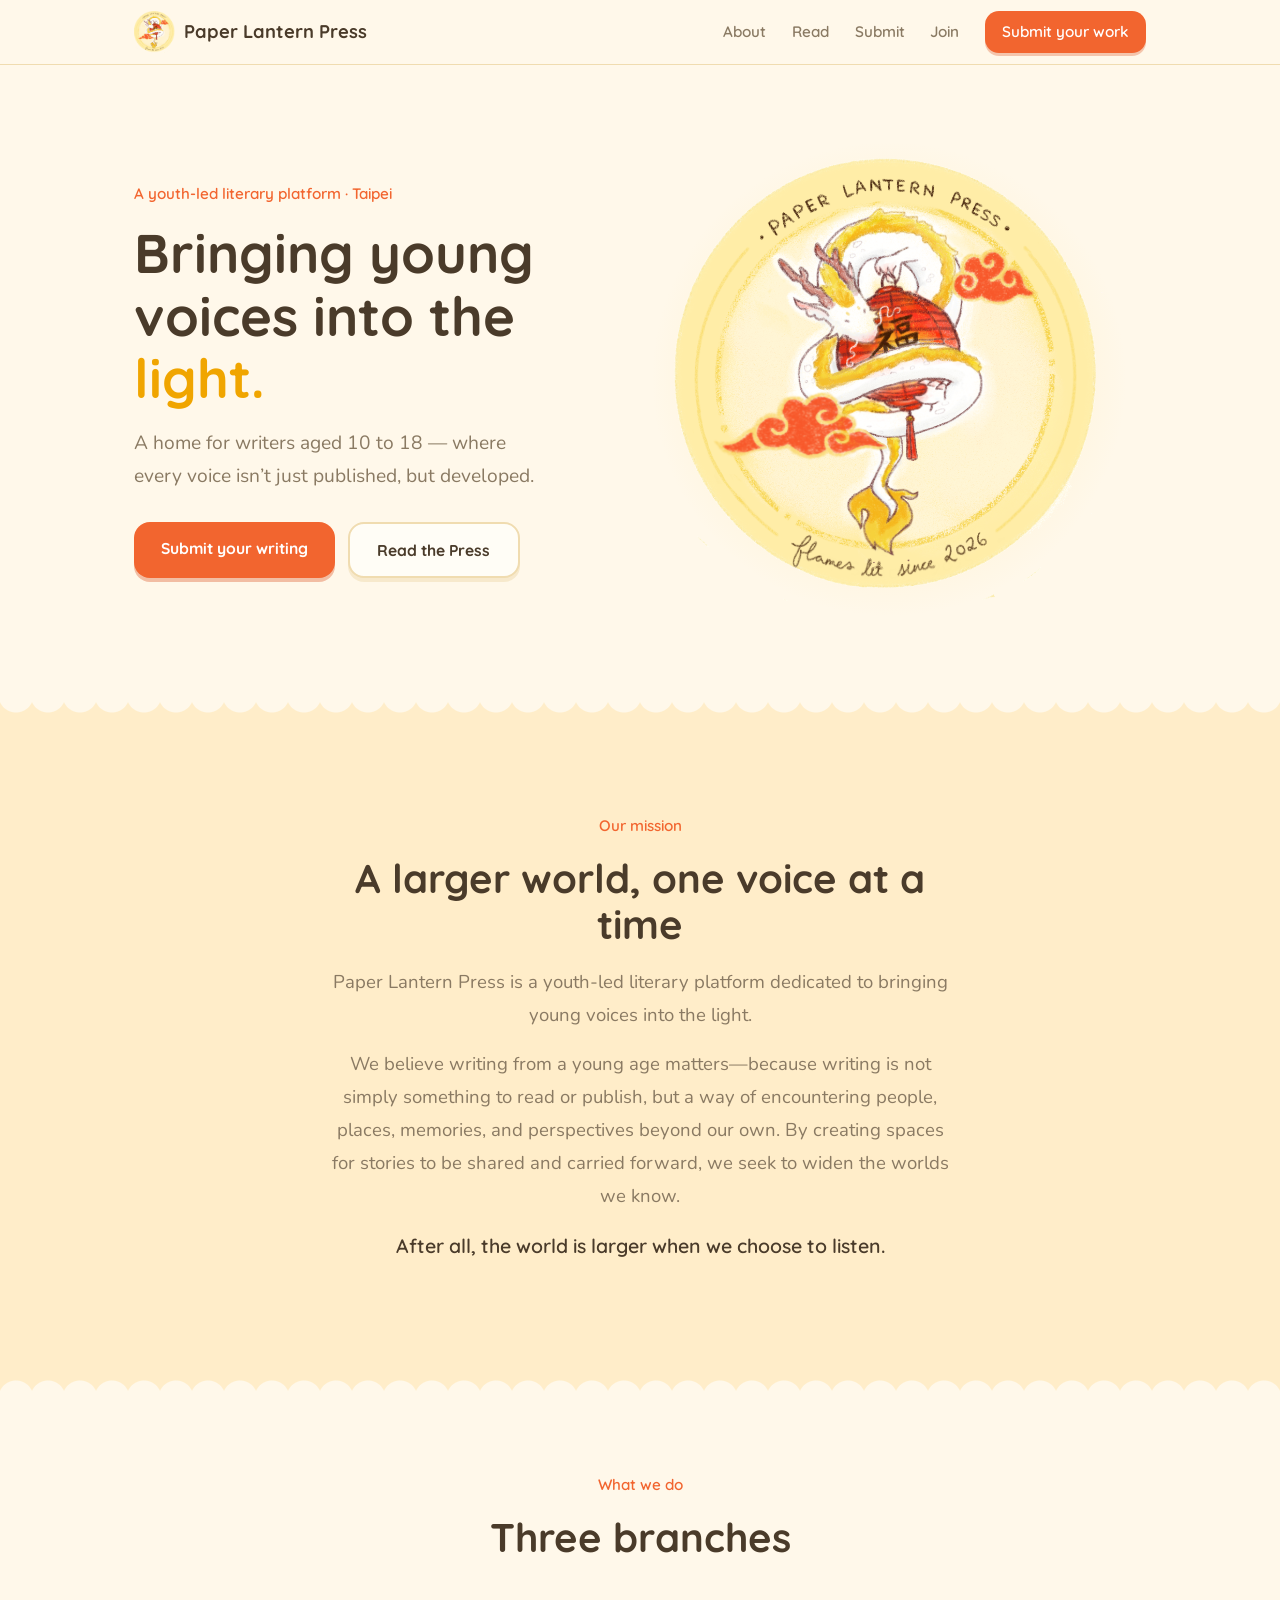
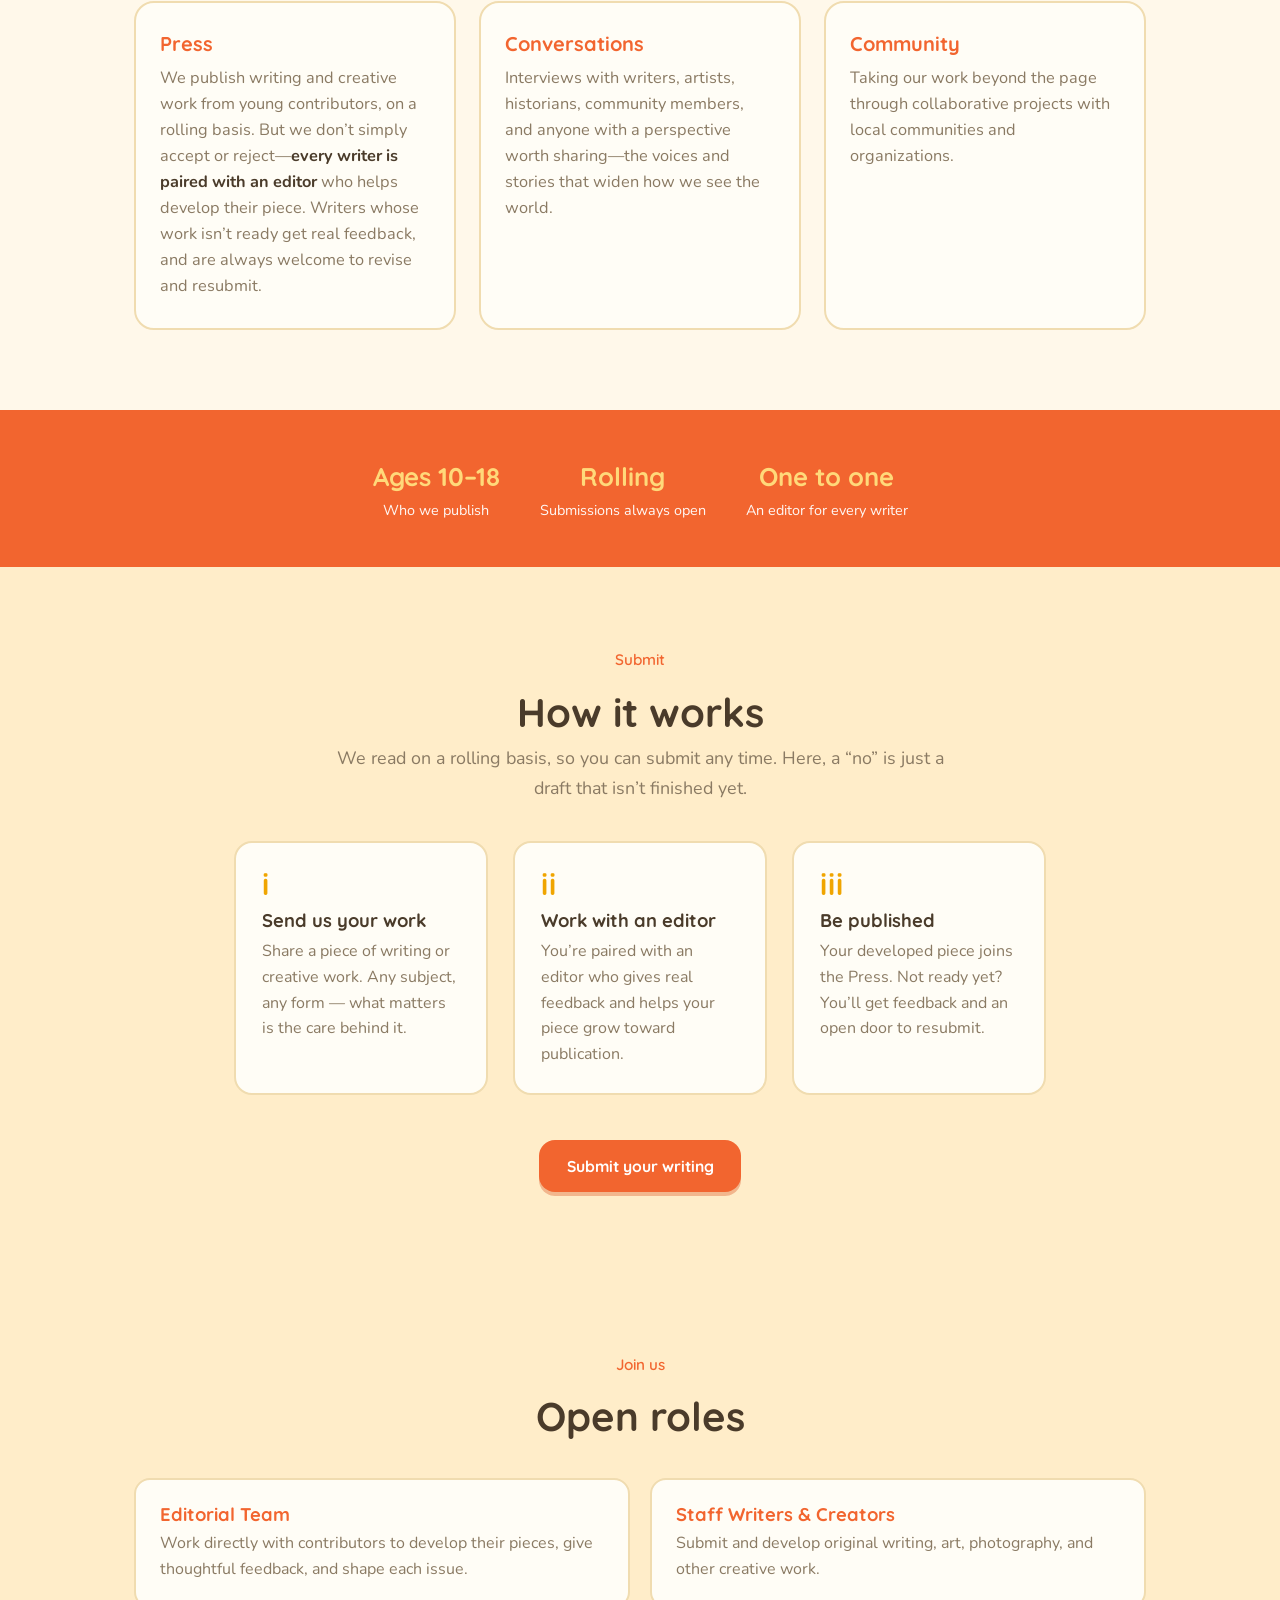
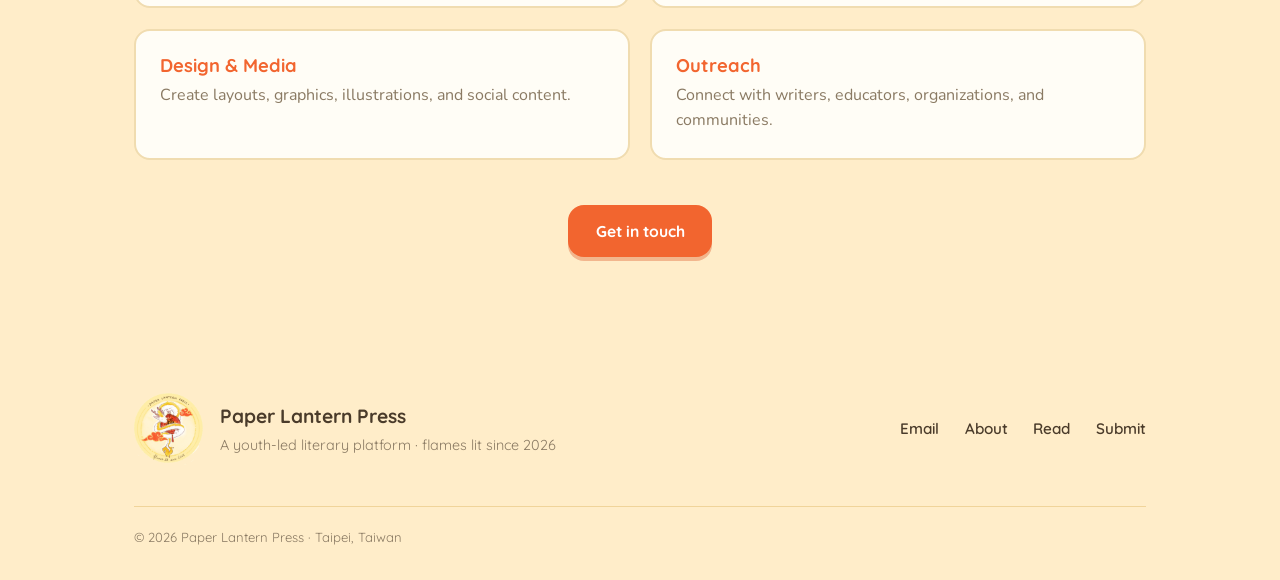
<file: index.html>
<!doctype html>
<html lang="en">
<head>
  <meta charset="utf-8" />
  <meta name="viewport" content="width=device-width, initial-scale=1" />
  <meta name="theme-color" content="#f2652f" />
  <title>Paper Lantern Press | A youth-led literary platform</title>
  <meta name="description" content="Paper Lantern Press is a youth-led literary platform bringing young voices into the light. We publish and develop writers aged 10 to 18." />
  <link rel="icon" href="assets/dragon.png" />
  <link rel="preconnect" href="https://fonts.googleapis.com" />
  <link rel="preconnect" href="https://fonts.gstatic.com" crossorigin />
  <link href="https://fonts.googleapis.com/css2?family=Quicksand:wght@400;500;600;700&family=Nunito:wght@400;600;700&display=swap" rel="stylesheet" />
  <link rel="stylesheet" href="styles.css" />
</head>
<body>

  <!-- ===== NAV ===== -->
  <header class="nav">
    <div class="nav-inner">
      <a class="nav-brand" href="#top">
        <img src="assets/dragon.png" alt="Paper Lantern Press logo" />
        Paper Lantern Press
      </a>
      <button class="nav-toggle" aria-label="Menu" onclick="document.getElementById('navlinks').classList.toggle('open')">&#9776;</button>
      <nav class="nav-links" id="navlinks">
        <a href="#mission">About</a>
        <a href="read.html">Read</a>
        <a href="#how">Submit</a>
        <a href="#join">Join</a>
        <a class="nav-cta" href="#how">Submit your work</a>
      </nav>
    </div>
  </header>

  <!-- ===== HERO ===== -->
  <section class="hero" id="top">
    <div class="wrap hero-grid">
      <div>
        <span class="tag">A youth-led literary platform &middot; Taipei</span>
        <h1>Bringing young voices into the <em>light.</em></h1>
        <p class="lede">A home for writers aged 10 to 18 &mdash; where every voice isn&rsquo;t just published, but developed.</p>
        <div class="btns">
          <a class="btn btn-solid" href="#how">Submit your writing</a>
          <a class="btn btn-line" href="read.html">Read the Press</a>
        </div>
      </div>
      <div class="hero-art">
        <img src="assets/dragon.png" alt="Paper Lantern Press — a white dragon coiled around a red lantern" />
      </div>
    </div>
  </section>

  <div class="scallop"></div>

  <!-- ===== MISSION ===== -->
  <section class="mission reveal" id="mission">
    <div class="wrap">
      <span class="tag center">Our mission</span>
      <h2 class="title">A larger world, one voice at a time</h2>
      <p>Paper Lantern Press is a youth-led literary platform dedicated to bringing young voices into the light.</p>
      <p>We believe writing from a young age matters&mdash;because writing is not simply something to read or publish, but a way of encountering people, places, memories, and perspectives beyond our own. By creating spaces for stories to be shared and carried forward, we seek to widen the worlds we know.</p>
      <p class="close">After all, the world is larger when we choose to listen.</p>
    </div>
  </section>

  <div class="scallop up"></div>

  <!-- ===== BRANCHES ===== -->
  <section class="branches reveal" id="branches">
    <div class="wrap">
      <span class="tag center">What we do</span>
      <h2 class="title" style="text-align:center;">Three branches</h2>
      <div class="branch-grid">
        <div class="branch-card">
          <h3>Press</h3>
          <p>We publish writing and creative work from young contributors, on a rolling basis. But we don&rsquo;t simply accept or reject&mdash;<strong>every writer is paired with an editor</strong> who helps develop their piece. Writers whose work isn&rsquo;t ready get real feedback, and are always welcome to revise and resubmit.</p>
        </div>
        <div class="branch-card">
          <h3>Conversations</h3>
          <p>Interviews with writers, artists, historians, community members, and anyone with a perspective worth sharing&mdash;the voices and stories that widen how we see the world.</p>
        </div>
        <div class="branch-card">
          <h3>Community</h3>
          <p>Taking our work beyond the page through collaborative projects with local communities and organizations.</p>
        </div>
      </div>
    </div>
  </section>

  <!-- ===== FACTS ===== -->
  <section class="facts">
    <div class="wrap">
      <div class="fact"><div class="f-top">Ages 10&ndash;18</div><div class="f-sub">Who we publish</div></div>
      <div class="fact"><div class="f-top">Rolling</div><div class="f-sub">Submissions always open</div></div>
      <div class="fact"><div class="f-top">One to one</div><div class="f-sub">An editor for every writer</div></div>
    </div>
  </section>

  <!-- ===== HOW IT WORKS ===== -->
  <section class="how reveal" id="how">
    <div class="wrap">
      <span class="tag center">Submit</span>
      <h2 class="title" style="text-align:center;">How it works</h2>
      <p class="how-sub center">We read on a rolling basis, so you can submit any time. Here, a &ldquo;no&rdquo; is just a draft that isn&rsquo;t finished yet.</p>
      <div class="steps">
        <div class="step">
          <div class="s-num">i</div>
          <h3>Send us your work</h3>
          <p>Share a piece of writing or creative work. Any subject, any form &mdash; what matters is the care behind it.</p>
        </div>
        <div class="step">
          <div class="s-num">ii</div>
          <h3>Work with an editor</h3>
          <p>You&rsquo;re paired with an editor who gives real feedback and helps your piece grow toward publication.</p>
        </div>
        <div class="step">
          <div class="s-num">iii</div>
          <h3>Be published</h3>
          <p>Your developed piece joins the Press. Not ready yet? You&rsquo;ll get feedback and an open door to resubmit.</p>
        </div>
      </div>
      <div class="how-cta">
        <a class="btn btn-solid" href="mailto:astraealiu44@gmail.com?subject=Paper%20Lantern%20Press%20Submission">Submit your writing</a>
      </div>
    </div>
  </section>

  <!-- ===== JOIN ===== -->
  <section class="join reveal" id="join">
    <div class="wrap">
      <span class="tag center">Join us</span>
      <h2 class="title" style="text-align:center;">Open roles</h2>
      <div class="role-grid">
        <div class="role"><h3>Editorial Team</h3><p>Work directly with contributors to develop their pieces, give thoughtful feedback, and shape each issue.</p></div>
        <div class="role"><h3>Staff Writers &amp; Creators</h3><p>Submit and develop original writing, art, photography, and other creative work.</p></div>
        <div class="role"><h3>Design &amp; Media</h3><p>Create layouts, graphics, illustrations, and social content.</p></div>
        <div class="role"><h3>Outreach</h3><p>Connect with writers, educators, organizations, and communities.</p></div>
      </div>
      <div class="join-cta">
        <a class="btn btn-solid" href="mailto:astraealiu44@gmail.com?subject=Joining%20Paper%20Lantern%20Press">Get in touch</a>
      </div>
    </div>
  </section>

  <!-- ===== FOOTER ===== -->
  <footer>
    <div class="wrap">
      <div class="f-badge">
        <img src="assets/dragon.png" alt="Paper Lantern Press logo" />
        <div>
          <div class="f-name">Paper Lantern Press</div>
          <div class="f-tagline">A youth-led literary platform &middot; flames lit since 2026</div>
        </div>
      </div>
      <div class="f-links">
        <a href="mailto:astraealiu44@gmail.com">Email</a>
        <a href="#mission">About</a>
        <a href="read.html">Read</a>
        <a href="#how">Submit</a>
      </div>
      <div class="f-copy">&copy; 2026 Paper Lantern Press &middot; Taipei, Taiwan</div>
    </div>
  </footer>

  <!-- fade-in on scroll: adds .in the first time a .reveal section enters view -->
  <script>
    (function () {
      var items = document.querySelectorAll('.reveal');
      if (!('IntersectionObserver' in window) || !items.length) {
        items.forEach(function (el) { el.classList.add('in'); });
        return;
      }
      var io = new IntersectionObserver(function (entries) {
        entries.forEach(function (e) {
          if (e.isIntersecting) { e.target.classList.add('in'); io.unobserve(e.target); }
        });
      }, { threshold: 0.12 });
      items.forEach(function (el) { io.observe(el); });
    })();
  </script>

</body>
</html>
</file>
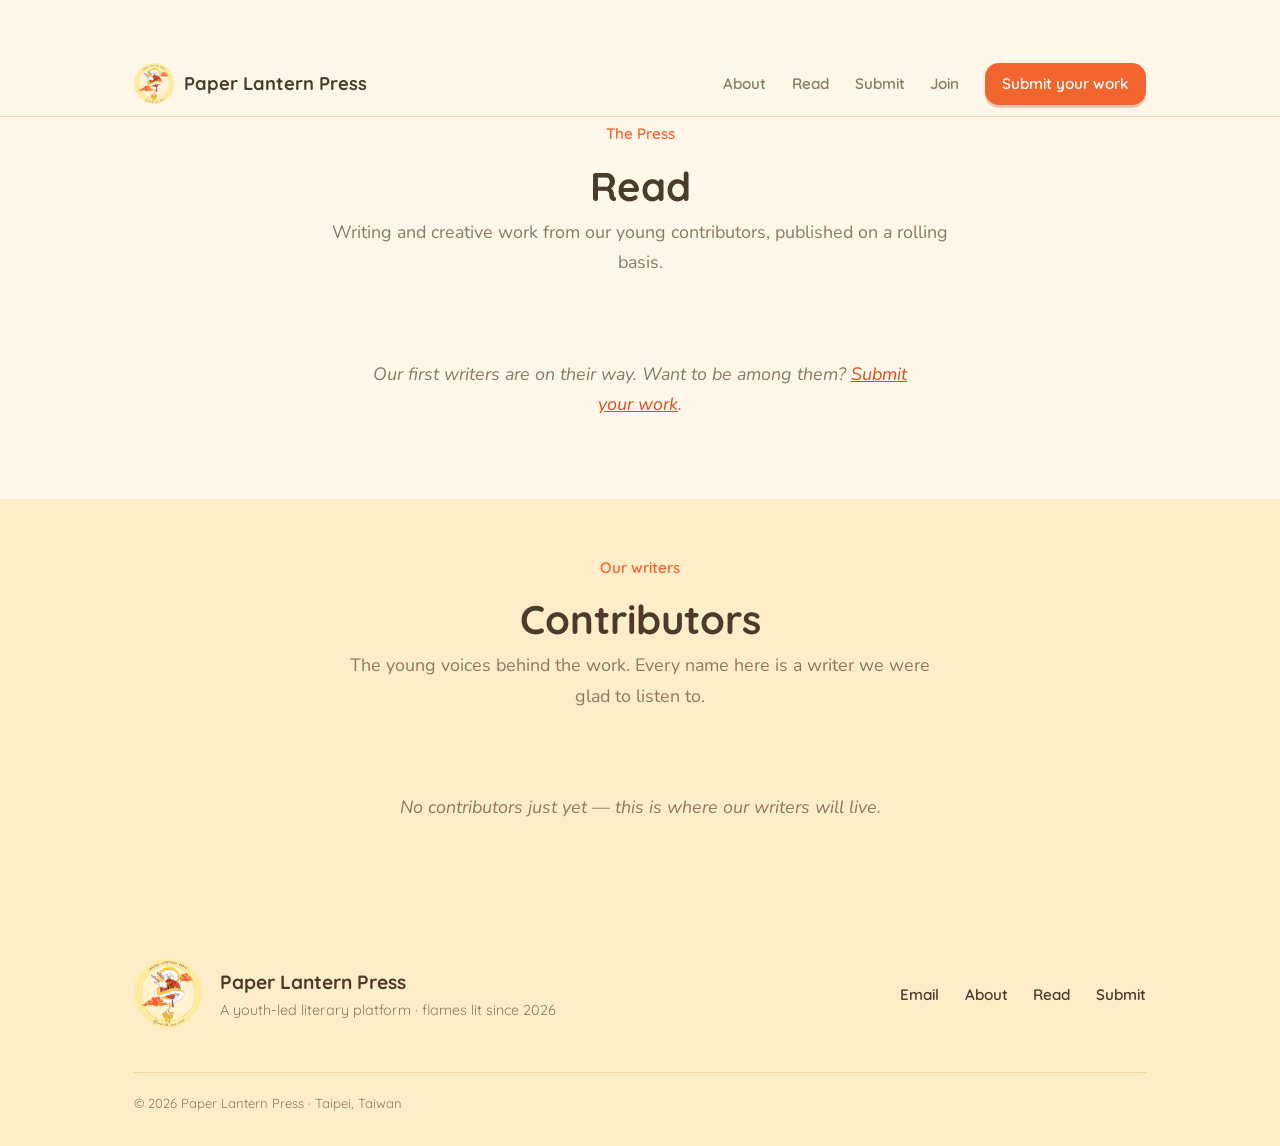
<file: contributors.html>
<!doctype html>
<html lang="en">
<head>
  <meta charset="utf-8" />
  <meta name="viewport" content="width=device-width, initial-scale=1" />
  <title>Contributors | Paper Lantern Press</title>
  <!-- Contributors now lives at the bottom of the Read page. Redirect there. -->
  <meta http-equiv="refresh" content="0; url=read.html#contributors" />
  <link rel="canonical" href="read.html" />
</head>
<body>
  <p>Contributors has moved to the <a href="read.html">Read page</a>.</p>
</body>
</html>
</file>
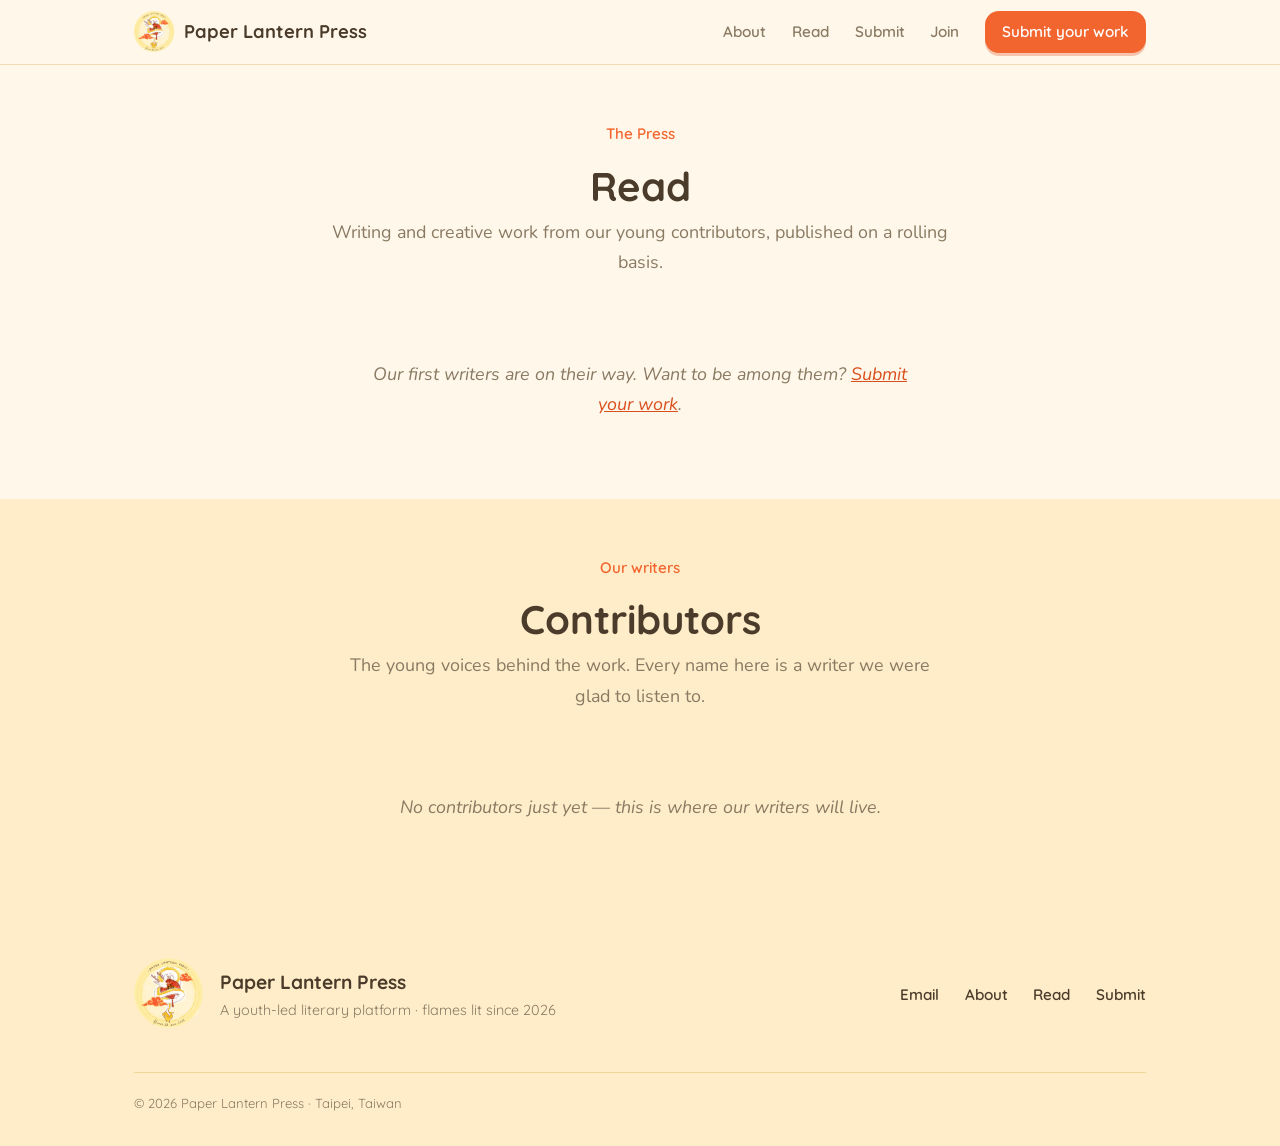
<file: read.html>
<!doctype html>
<html lang="en">
<head>
  <meta charset="utf-8" />
  <meta name="viewport" content="width=device-width, initial-scale=1" />
  <meta name="theme-color" content="#f2652f" />
  <title>Read | Paper Lantern Press</title>
  <meta name="description" content="Read writing and creative work from the young voices of Paper Lantern Press." />
  <link rel="icon" href="assets/dragon.png" />
  <link rel="preconnect" href="https://fonts.googleapis.com" />
  <link rel="preconnect" href="https://fonts.gstatic.com" crossorigin />
  <link href="https://fonts.googleapis.com/css2?family=Quicksand:wght@400;500;600;700&family=Nunito:wght@400;600;700&display=swap" rel="stylesheet" />
  <link rel="stylesheet" href="styles.css" />
</head>
<body>

  <!-- ===== NAV ===== -->
  <header class="nav">
    <div class="nav-inner">
      <a class="nav-brand" href="index.html">
        <img src="assets/dragon.png" alt="Paper Lantern Press logo" />
        Paper Lantern Press
      </a>
      <button class="nav-toggle" aria-label="Menu" onclick="document.getElementById('navlinks').classList.toggle('open')">&#9776;</button>
      <nav class="nav-links" id="navlinks">
        <a href="index.html#mission">About</a>
        <a href="read.html">Read</a>
        <a href="index.html#how">Submit</a>
        <a href="index.html#join">Join</a>
        <a class="nav-cta" href="index.html#how">Submit your work</a>
      </nav>
    </div>
  </header>

  <!-- ===== READ ===== -->
  <section class="read" style="padding-top:3.5rem;">
    <div class="wrap">
      <span class="tag center">The Press</span>
      <h2 class="title" style="text-align:center;">Read</h2>
      <p class="how-sub center">Writing and creative work from our young contributors, published on a rolling basis.</p>

      <div class="piece-grid">

        <!-- PIECE CARD: duplicate this block for each published piece.
             Example (commented out until you publish your first):
        <a class="piece-card" href="pieces/example-piece.html">
          <span class="pc-tag">Essay</span>
          <h3>Piece Title</h3>
          <p class="by">by Writer Name &middot; age 00</p>
          <p class="excerpt">A one-line excerpt that invites the reader in.</p>
        </a>
        -->

      </div>

      <!-- Shown while there are no pieces yet. Delete once you publish the first. -->
      <p class="how-sub center" style="margin: 2.5rem auto 0; max-width:50ch; font-style:italic;">Our first writers are on their way. Want to be among them? <a href="index.html#how">Submit your work</a>.</p>
    </div>
  </section>

  <!-- ===== CONTRIBUTORS (folded into the Read page) ===== -->
  <section class="join" id="contributors" style="padding-top:3.5rem;">
    <div class="wrap">
      <span class="tag center">Our writers</span>
      <h2 class="title" style="text-align:center;">Contributors</h2>
      <p class="how-sub center">The young voices behind the work. Every name here is a writer we were glad to listen to.</p>

      <div class="contrib-grid">

        <!-- CONTRIBUTOR: duplicate this block for each writer.
             Example (commented out), copy, fill in, and uncomment:
        <div class="contrib">
          <div class="c-name">Writer Name</div>
          <div class="c-meta">Role or location</div>
          <div class="c-bio">A short bio in the writer's own words.</div>
        </div>
        -->

      </div>

      <!-- Shown while there are no contributors yet. Delete once you add the first. -->
      <p class="how-sub center" style="margin: 2.5rem auto 0; max-width:50ch; font-style:italic;">No contributors just yet &mdash; this is where our writers will live.</p>
    </div>
  </section>

  <!-- ===== FOOTER ===== -->
  <footer>
    <div class="wrap">
      <div class="f-badge">
        <img src="assets/dragon.png" alt="Paper Lantern Press logo" />
        <div>
          <div class="f-name">Paper Lantern Press</div>
          <div class="f-tagline">A youth-led literary platform &middot; flames lit since 2026</div>
        </div>
      </div>
      <div class="f-links">
        <a href="mailto:astraealiu44@gmail.com">Email</a>
        <a href="index.html#mission">About</a>
        <a href="read.html">Read</a>
        <a href="index.html#how">Submit</a>
      </div>
      <div class="f-copy">&copy; 2026 Paper Lantern Press &middot; Taipei, Taiwan</div>
    </div>
  </footer>

</body>
</html>
</file>
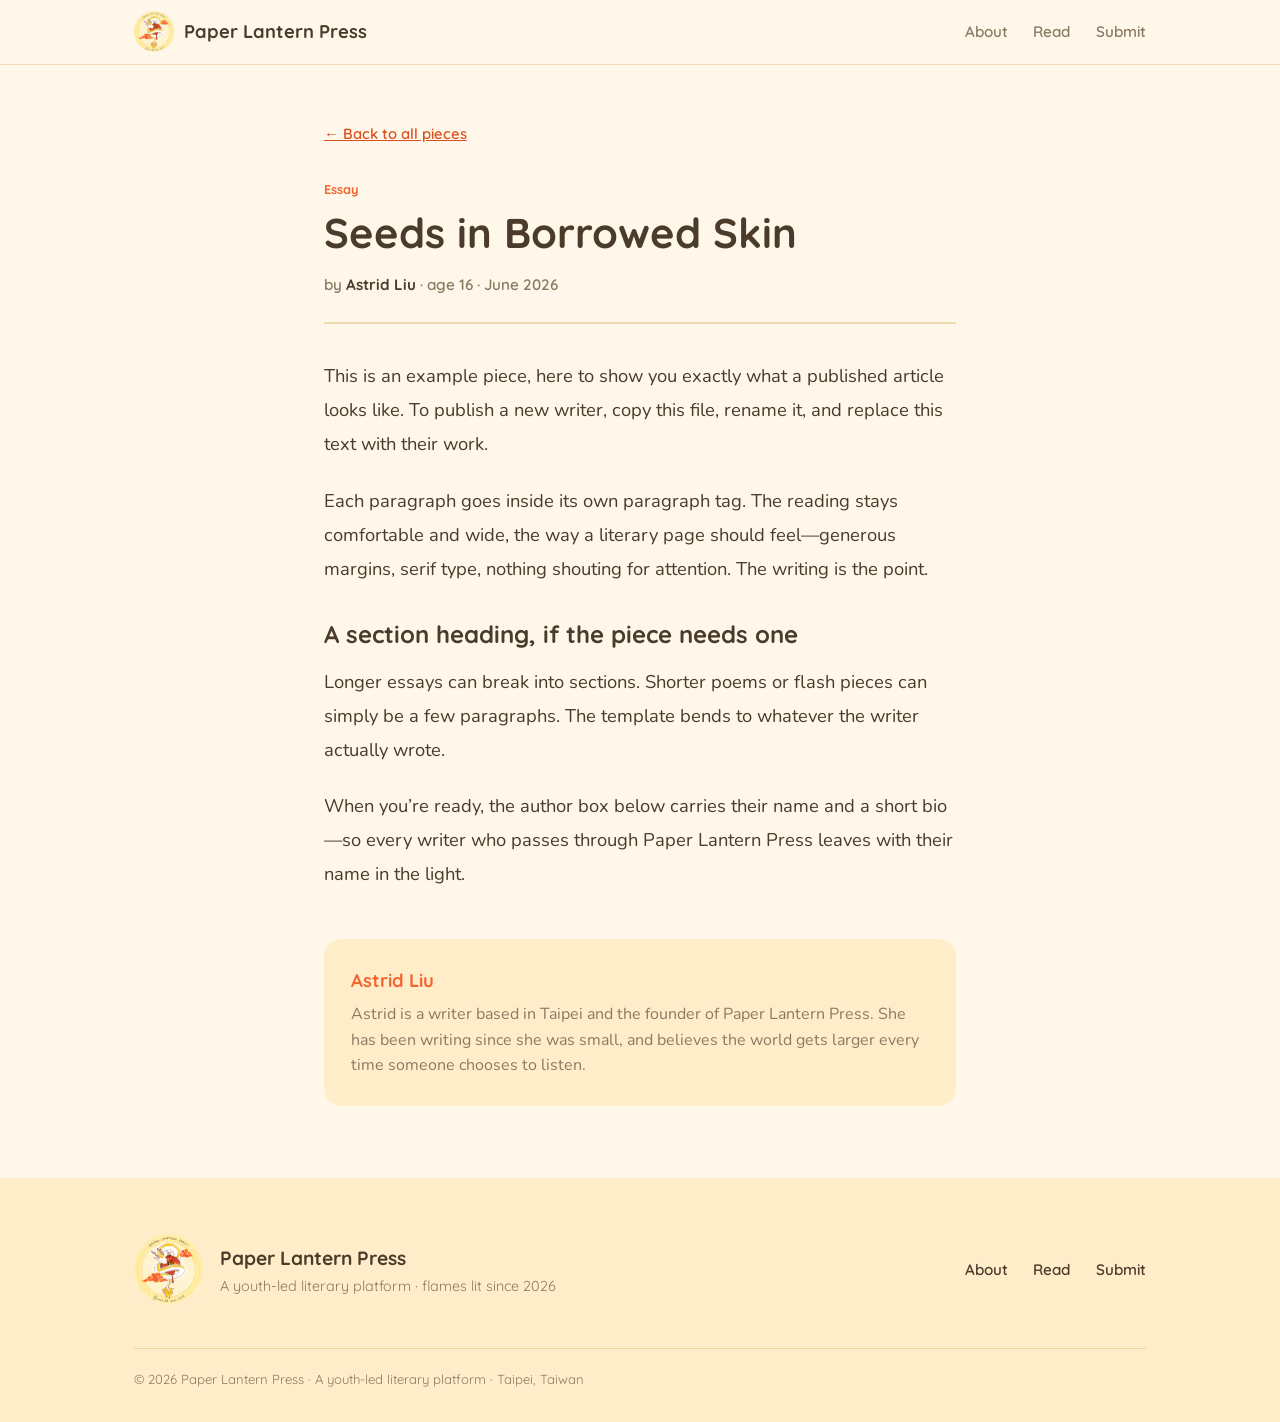
<file: pieces/example-piece.html>
<!doctype html>
<html lang="en">
<head>
  <meta charset="utf-8" />
  <meta name="viewport" content="width=device-width, initial-scale=1" />
  <meta name="theme-color" content="#d7442f" />
  <!-- EDIT: title of this piece -->
  <title>Seeds in Borrowed Skin | Paper Lantern Press</title>
  <meta name="description" content="A reading of Obiora in Purple Hibiscus — on inheritance, silence, and the selves we grow in borrowed ground." />
  <link rel="icon" href="../assets/dragon.png" />
  <link rel="preconnect" href="https://fonts.googleapis.com" />
  <link rel="preconnect" href="https://fonts.gstatic.com" crossorigin />
  <link href="https://fonts.googleapis.com/css2?family=Quicksand:wght@400;500;600;700&family=Nunito:wght@400;600;700&display=swap" rel="stylesheet" />
  <!-- note: ../ because this page lives inside the /pieces folder -->
  <link rel="stylesheet" href="../styles.css" />
</head>
<body>

  <!-- ===== NAV ===== -->
  <header class="nav">
    <div class="nav-inner">
      <a class="nav-brand" href="../index.html">
        <img src="../assets/dragon.png" alt="Paper Lantern Press logo" />
        Paper Lantern Press
      </a>
      <nav class="nav-links">
        <a href="../index.html#mission">About</a>
        <a href="../read.html">Read</a>
        <a href="../index.html#how">Submit</a>
      </nav>
    </div>
  </header>

  <!-- ===== ARTICLE ===== -->
  <article class="article-wrap">
    <a class="article-back" href="../read.html">&larr; Back to all pieces</a>

    <!-- EDIT: genre tag -->
    <div class="article-tag">Essay</div>
    <!-- EDIT: piece title -->
    <h1>Seeds in Borrowed Skin</h1>
    <!-- EDIT: author name, age, date -->
    <div class="article-byline">
      by <strong>Astrid Liu</strong> &middot; age 16 &middot; June 2026
    </div>

    <!-- EDIT: the piece itself. One <p> per paragraph. Use <h2> for section breaks. -->
    <div class="article-body">
      <p>This is an example piece, here to show you exactly what a published article looks like. To publish a new writer, copy this file, rename it, and replace this text with their work.</p>
      <p>Each paragraph goes inside its own paragraph tag. The reading stays comfortable and wide, the way a literary page should feel&mdash;generous margins, serif type, nothing shouting for attention. The writing is the point.</p>
      <h2>A section heading, if the piece needs one</h2>
      <p>Longer essays can break into sections. Shorter poems or flash pieces can simply be a few paragraphs. The template bends to whatever the writer actually wrote.</p>
      <p>When you&rsquo;re ready, the author box below carries their name and a short bio&mdash;so every writer who passes through Paper Lantern Press leaves with their name in the light.</p>
    </div>

    <!-- EDIT: author name + bio -->
    <div class="author-box">
      <div>
        <div class="a-name">Astrid Liu</div>
        <div class="a-bio">Astrid is a writer based in Taipei and the founder of Paper Lantern Press. She has been writing since she was small, and believes the world gets larger every time someone chooses to listen.</div>
      </div>
    </div>
  </article>

  <!-- ===== FOOTER ===== -->
  <footer>
    <div class="wrap">
      <div class="f-badge">
        <img src="../assets/dragon.png" alt="Paper Lantern Press logo" />
        <div>
          <div class="f-name">Paper Lantern Press</div>
          <div class="f-tagline">A youth-led literary platform &middot; flames lit since 2026</div>
        </div>
      </div>
      <div class="f-links">
        <a href="../index.html#mission">About</a>
        <a href="../read.html">Read</a>
        <a href="../index.html#how">Submit</a>
      </div>
      <div class="f-copy">&copy; 2026 Paper Lantern Press &middot; A youth-led literary platform &middot; Taipei, Taiwan</div>
    </div>
  </footer>

</body>
</html>
</file>
<file: styles.css>
/* ============================================================
   Paper Lantern Press — "Storybook" (warm, cozy, no handwriting)
   Type: Quicksand (headings) + Nunito (body) — rounded, friendly
   Palette: honey cream, lantern red, warm gold, soft brown ink
   ============================================================ */

:root {
  --cream:   #fff8ea;  /* honey cream — main bg */
  --cream-2: #ffedc9;  /* deeper honey band */
  --card:    #fffdf6;
  --lantern: #f2652f;  /* warm lantern red-orange */
  --lantern-deep: #d94f1e;
  --gold:    #f0a500;
  --gold-soft: #ffd97a;
  --ink:     #4a3b2a;  /* warm brown text */
  --ink-soft:#8a7a63;
  --line:    #f0dcb0;
  --max: 1060px;
}

* { box-sizing: border-box; margin: 0; padding: 0; }
html { scroll-behavior: smooth; }
body {
  font-family: 'Nunito', -apple-system, sans-serif;
  color: var(--ink);
  background: var(--cream);
  line-height: 1.68;
  -webkit-font-smoothing: antialiased;
}
img { max-width: 100%; display: block; }
a { color: var(--lantern-deep); }

h1, h2, h3 { font-family: 'Quicksand', sans-serif; font-weight: 700; line-height: 1.15; color: var(--ink); }

.wrap { max-width: var(--max); margin: 0 auto; padding: 0 1.5rem; }
section { padding: 5rem 0; }

/* ---------- soft tag label (friendly, not all-caps) ---------- */
.tag {
  font-family: 'Quicksand', sans-serif; font-weight: 600; font-size: 0.95rem;
  color: var(--lantern); margin-bottom: 1rem; display: inline-block;
}
.tag.center { display: block; text-align: center; }

.title { font-size: clamp(1.9rem, 3.6vw, 2.5rem); margin-bottom: 0.5rem; }
.title em, h1 em { font-style: normal; color: var(--gold); }

/* ---------- nav ---------- */
header.nav {
  position: sticky; top: 0; z-index: 50;
  background: rgba(255, 248, 234, 0.92);
  backdrop-filter: blur(10px);
  border-bottom: 1px solid var(--line);
}
.nav-inner { max-width: var(--max); margin: 0 auto; padding: 0.7rem 1.5rem; display: flex; align-items: center; justify-content: space-between; }
.nav-brand { display: flex; align-items: center; gap: 0.55rem; font-family: 'Quicksand', sans-serif; font-weight: 700; font-size: 1.15rem; color: var(--ink); text-decoration: none; }
.nav-brand img { height: 42px; width: auto; }
.nav-links { display: flex; gap: 1.6rem; align-items: center; }
.nav-links a { font-family: 'Quicksand', sans-serif; font-weight: 600; font-size: 0.95rem; color: var(--ink-soft); text-decoration: none; }
.nav-links a:hover { color: var(--lantern); }
.nav-cta { background: var(--lantern); color: #fff !important; padding: 0.5rem 1.1rem; border-radius: 14px; box-shadow: 0 3px 0 rgba(217,79,30,0.3); }
.nav-cta:hover { background: var(--lantern-deep); }
.nav-toggle { display: none; background: none; border: 0; font-size: 1.5rem; cursor: pointer; color: var(--ink); }

/* ---------- buttons (rounded, soft shadow) ---------- */
.btn { font-family: 'Quicksand', sans-serif; font-weight: 700; font-size: 0.98rem; padding: 0.8rem 1.7rem; border-radius: 16px; cursor: pointer; display: inline-block; text-decoration: none; border: 0; transition: transform 0.1s ease; }
.btn:active { transform: translateY(2px); }
.btn-solid { background: var(--lantern); color: #fff; box-shadow: 0 4px 0 rgba(217,79,30,0.35); }
.btn-solid:hover { background: var(--lantern-deep); }
.btn-line { background: var(--card); color: var(--ink); border: 2px solid var(--line); box-shadow: 0 4px 0 rgba(240,220,176,0.5); }
.btn-line:hover { border-color: var(--gold-soft); }

/* ---------- hero ---------- */
.hero { padding: 4rem 0 4.5rem; }
.hero-grid { display: grid; grid-template-columns: 1fr 1.1fr; gap: 2rem; align-items: center; }
.hero h1 { font-size: clamp(2.3rem, 5vw, 3.4rem); margin-bottom: 1.1rem; }
.hero .lede { font-size: 1.2rem; color: var(--ink-soft); max-width: 34ch; margin-bottom: 1.9rem; }
.hero .btns { display: flex; gap: 0.8rem; flex-wrap: wrap; }
.hero-art { position: relative; display: flex; align-items: center; justify-content: center; min-height: 500px; }
/* soft glow halo behind the circular badge — gentle, since the badge has its own glow */
.hero-art::before {
  content: ""; position: absolute; top: 50%; left: 50%;
  width: 480px; height: 480px; transform: translate(-50%, -50%);
  border-radius: 50%;
  background: radial-gradient(circle, rgba(255,217,122,0.4) 0%, rgba(255,217,122,0) 70%);
  z-index: 0; animation: glowpulse 5s ease-in-out infinite;
}
/* the badge emblem */
.hero-art img { position: relative; z-index: 1; width: 430px; max-width: 100%; height: auto; }
@keyframes glowpulse {
  0%, 100% { opacity: 0.72; transform: translate(-50%, -50%) scale(1); }
  50%      { opacity: 1;    transform: translate(-50%, -50%) scale(1.08); }
}

/* ---------- fade-in on scroll (subtle, once) ---------- */
.reveal { opacity: 0; transform: translateY(18px); transition: opacity 0.7s ease, transform 0.7s ease; }
.reveal.in { opacity: 1; transform: none; }

/* respect motion-sensitivity: no pulse, no fade movement */
@media (prefers-reduced-motion: reduce) {
  .hero-art::before { animation: none; }
  .reveal { opacity: 1; transform: none; transition: none; }
}

/* ---------- scalloped divider ---------- */
.scallop { height: 32px; background-color: var(--cream-2); background-image: radial-gradient(circle at 16px -6px, var(--cream) 17px, transparent 18px); background-size: 32px 32px; background-repeat: repeat-x; }
.scallop.up { background-image: radial-gradient(circle at 16px 38px, var(--cream) 17px, transparent 18px); }

/* ---------- mission ---------- */
.mission { background: var(--cream-2); }
.mission .wrap { max-width: 680px; text-align: center; }
.mission h2 { margin-bottom: 1.2rem; }
.mission p { font-size: 1.16rem; color: var(--ink-soft); margin-bottom: 1rem; line-height: 1.78; }
.mission p.close { color: var(--ink); font-weight: 600; font-size: 1.22rem; font-family: 'Quicksand', sans-serif; }

/* ---------- branches (soft rounded cards) ---------- */
.branches { background: var(--cream); }
.branch-grid { display: grid; grid-template-columns: repeat(3, 1fr); gap: 1.4rem; margin-top: 2.6rem; }
.branch-card { background: var(--card); border: 2px solid var(--line); border-radius: 20px; padding: 1.8rem 1.5rem; }
.branch-card h3 { font-size: 1.25rem; color: var(--lantern); margin-bottom: 0.6rem; }
.branch-card p { color: var(--ink-soft); font-size: 1.02rem; line-height: 1.6; }
.branch-card p strong { color: var(--ink); font-weight: 700; }

/* ---------- facts ---------- */
.facts { background: var(--lantern); color: #fff; padding: 2.8rem 0; }
.facts .wrap { display: flex; justify-content: center; gap: 2.5rem; flex-wrap: wrap; text-align: center; }
.fact .f-top { font-family: 'Quicksand', sans-serif; font-weight: 700; font-size: 1.6rem; color: var(--gold-soft); }
.fact .f-sub { font-size: 0.9rem; opacity: 0.95; }

/* ---------- how it works ---------- */
.how { background: var(--cream-2); }
.how .wrap { max-width: 860px; }
.how-sub { color: var(--ink-soft); font-size: 1.12rem; max-width: 56ch; margin-bottom: 2.4rem; }
.how-sub.center { margin: 0 auto 2.4rem; text-align: center; }
.steps { display: grid; grid-template-columns: repeat(3, 1fr); gap: 1.6rem; }
.step { background: var(--card); border-radius: 18px; padding: 1.6rem; border: 2px solid var(--line); }
.step .s-num { font-family: 'Quicksand', sans-serif; font-weight: 700; font-size: 1.9rem; color: var(--gold); line-height: 1; margin-bottom: 0.7rem; letter-spacing: 0.03em; }
.step h3 { font-size: 1.15rem; margin-bottom: 0.5rem; }
.step p { color: var(--ink-soft); font-size: 1rem; line-height: 1.6; }
.how-cta { text-align: center; margin-top: 2.8rem; }

/* ---------- read grid ---------- */
.read { background: var(--cream); }
.piece-grid { display: grid; grid-template-columns: repeat(3, 1fr); gap: 1.5rem; margin-top: 2.6rem; }
.piece-card { display: block; background: var(--card); border: 2px solid var(--line); border-radius: 18px; padding: 1.6rem; color: inherit; text-decoration: none; transition: border-color 0.15s ease, transform 0.15s ease; }
.piece-card:hover { border-color: var(--gold-soft); transform: translateY(-3px); }
.piece-card .pc-tag { font-family: 'Quicksand', sans-serif; font-weight: 700; font-size: 0.78rem; color: var(--lantern); }
.piece-card h3 { font-size: 1.25rem; margin: 0.5rem 0; color: var(--ink); }
.piece-card .by { font-family: 'Quicksand', sans-serif; font-weight: 600; font-size: 0.88rem; color: var(--ink-soft); }
.piece-card .excerpt { color: var(--ink-soft); font-size: 1rem; margin-top: 0.6rem; line-height: 1.6; }

/* ---------- join ---------- */
.join { background: var(--cream-2); }
.role-grid { display: grid; grid-template-columns: repeat(2, 1fr); gap: 1.3rem; margin-top: 2.4rem; }
.role { background: var(--card); border: 2px solid var(--line); border-radius: 16px; padding: 1.5rem; }
.role h3 { font-size: 1.15rem; color: var(--lantern); margin-bottom: 0.4rem; }
.role p { color: var(--ink-soft); font-size: 1rem; line-height: 1.6; }
.join-cta { text-align: center; margin-top: 2.8rem; }

/* ---------- footer (soft honey, brown text) ---------- */
footer { background: #ffedc9; color: #4a3b2a; padding: 3.5rem 0 2rem; font-family: 'Quicksand', sans-serif; }
footer .wrap { display: flex; justify-content: space-between; align-items: center; flex-wrap: wrap; gap: 2rem; }
footer .f-badge { display: flex; align-items: center; gap: 1rem; }
footer .f-badge img { height: 72px; width: auto; }
footer .f-name { color: #4a3b2a; font-weight: 700; font-size: 1.2rem; }
footer .f-tagline { color: #8a7a63; font-size: 0.9rem; font-weight: 400; }
footer .f-links { display: flex; gap: 1.6rem; font-size: 0.95rem; font-weight: 600; }
footer a { color: #4a3b2a; text-decoration: none; }
footer a:hover { text-decoration: underline; }
footer .f-copy { width: 100%; border-top: 1px solid #f0d49a; padding-top: 1.2rem; margin-top: 0.6rem; font-size: 0.82rem; color: #8a7a63; font-weight: 400; }

/* ---------- article page ---------- */
.article-wrap { max-width: 680px; margin: 0 auto; padding: 3.5rem 1.5rem 4.5rem; }
.article-back { font-family: 'Quicksand', sans-serif; font-weight: 600; font-size: 0.92rem; display: inline-block; margin-bottom: 2rem; }
.article-tag { font-family: 'Quicksand', sans-serif; font-weight: 700; font-size: 0.8rem; color: var(--lantern); }
.article-wrap h1 { font-size: clamp(2rem, 4vw, 2.6rem); margin: 0.5rem 0 1rem; }
.article-byline { font-family: 'Quicksand', sans-serif; font-weight: 600; color: var(--ink-soft); font-size: 0.95rem; padding-bottom: 1.5rem; margin-bottom: 2.2rem; border-bottom: 2px solid var(--line); }
.article-byline strong { color: var(--ink); }
.article-body p { font-size: 1.15rem; line-height: 1.85; margin-bottom: 1.4rem; }
.article-body h2 { font-size: 1.5rem; margin: 2.2rem 0 1rem; }
.author-box { background: var(--cream-2); border-radius: 18px; padding: 1.7rem; margin-top: 3rem; }
.author-box .a-name { font-family: 'Quicksand', sans-serif; font-weight: 700; color: var(--lantern); font-size: 1.15rem; margin-bottom: 0.3rem; }
.author-box .a-bio { color: var(--ink-soft); font-size: 1rem; line-height: 1.6; }

/* ---------- contributors page ---------- */
.contrib-grid { display: grid; grid-template-columns: repeat(2, 1fr); gap: 1.4rem; margin-top: 2.6rem; }
.contrib { background: var(--card); border: 2px solid var(--line); border-radius: 16px; padding: 1.6rem; }
.contrib .c-name { font-family: 'Quicksand', sans-serif; font-weight: 700; color: var(--lantern); font-size: 1.2rem; }
.contrib .c-meta { font-family: 'Quicksand', sans-serif; font-weight: 600; font-size: 0.85rem; color: var(--gold); margin: 0.2rem 0 0.5rem; }
.contrib .c-bio { color: var(--ink-soft); font-size: 1rem; line-height: 1.6; }

/* ---------- responsive ---------- */

/* Tablet: 821–1000px — 3-col grids get cramped, drop to 2 */
@media (max-width: 1000px) and (min-width: 821px) {
  .branch-grid, .piece-grid { grid-template-columns: repeat(2, 1fr); }
  .hero h1 { font-size: clamp(2.1rem, 4.5vw, 3rem); }
}

/* Phones & small tablets */
@media (max-width: 820px) {
  section { padding: 3.5rem 0; }
  .wrap { padding: 0 1.25rem; }
  .hero-grid { grid-template-columns: 1fr; text-align: center; }
  .hero-art { order: -1; min-height: 360px; }
  .hero-art img { width: 360px; max-width: 92vw; }
  .hero-art::before { width: 330px; height: 330px; }
  .hero .lede { margin-left: auto; margin-right: auto; }
  .hero .btns { justify-content: center; }
  .branch-grid, .steps { grid-template-columns: 1fr; }
  .piece-grid { grid-template-columns: 1fr; }
  .role-grid { grid-template-columns: 1fr; }
  .contrib-grid { grid-template-columns: 1fr; }
  .facts .wrap { gap: 1.5rem; }
  .nav-links { display: none; }
  .nav-links.open { display: flex; flex-direction: column; align-items: flex-start; position: absolute; top: 100%; right: 0; left: 0; background: var(--cream); padding: 1.1rem 1.5rem 1.4rem; gap: 1rem; border-bottom: 1px solid var(--line); box-shadow: 0 10px 20px rgba(74,59,42,0.08); }
  .nav-links.open a { padding: 0.3rem 0; } /* bigger tap target */
  /* keep the CTA a proper button in the dropdown, not a full-width bar */
  .nav-links.open .nav-cta { align-self: flex-start; margin-top: 0.3rem; padding: 0.55rem 1.3rem; }
  .nav-toggle { display: block; padding: 0.3rem 0.4rem; }
  footer .wrap { flex-direction: column; align-items: flex-start; }
}

/* Small phones: 420px and under — tighten type so nothing overflows */
@media (max-width: 420px) {
  .hero h1 { font-size: 2rem; }
  .hero-art img { width: 300px; }
  .hero-art::before { width: 280px; height: 280px; }
  .title { font-size: 1.7rem; }
  /* keep buttons comfortable — enough padding to stay a real button, and preserve CTA margin */
  .btn { padding: 0.75rem 1.5rem; font-size: 0.95rem; }
  .how-cta, .join-cta { margin-top: 2.2rem; }
  .hero .btns { gap: 0.7rem; }
  /* if two hero buttons can't fit side by side, stack them neatly full-pill */
  .hero .btns .btn { flex: 1 1 auto; text-align: center; }
  .facts .wrap { gap: 1.2rem 2rem; }
}
</file>
